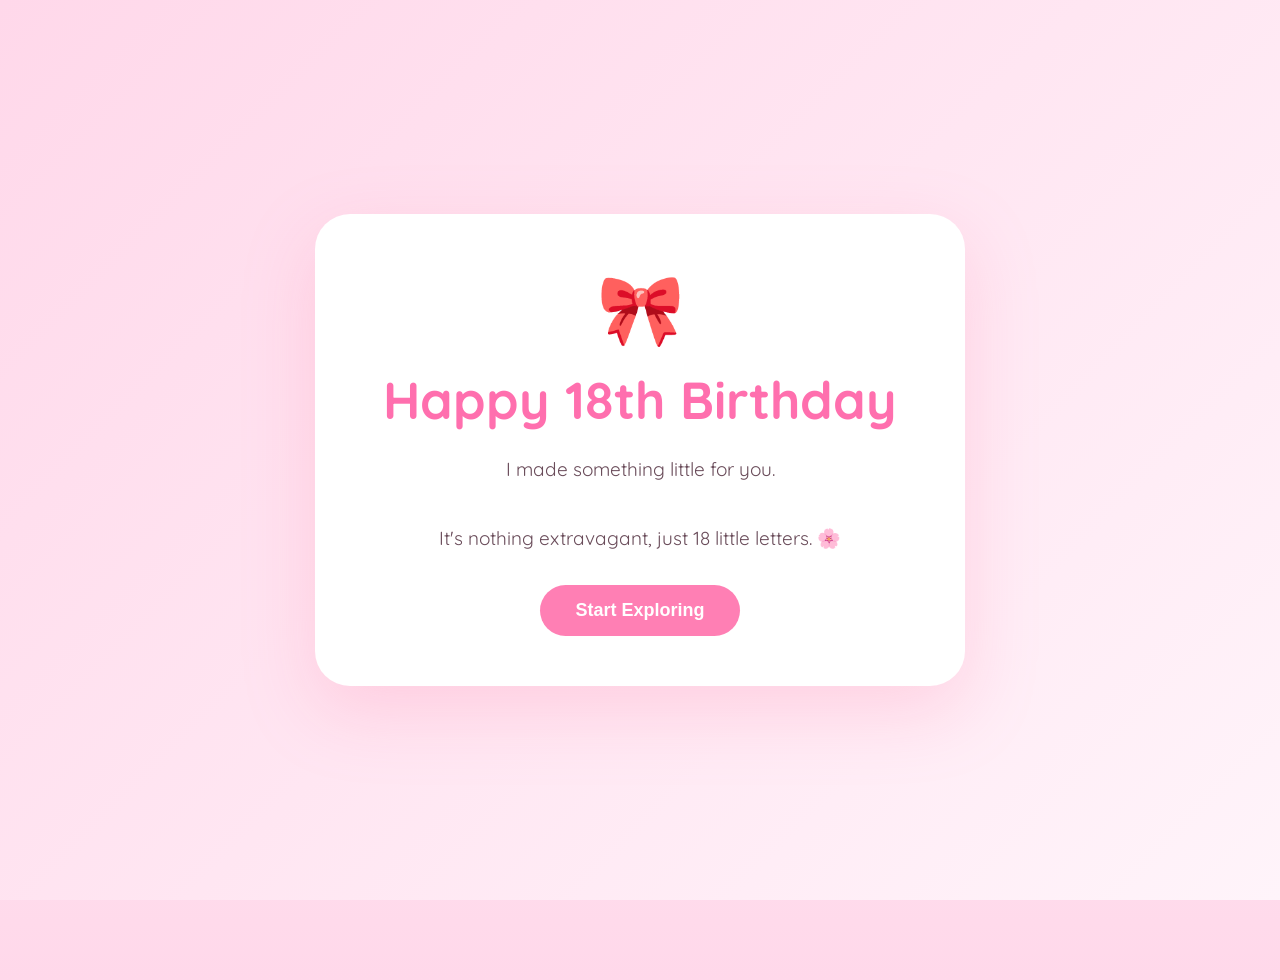
<file: index.html>
<!DOCTYPE html>
<html lang="en">
<head>
    <meta charset="UTF-8">
    <meta name="viewport" content="width=device-width, initial-scale=1.0">
    <title>18 Little Letters 🎀</title>
    
    <link rel="stylesheet" href="style.css">
    <link rel="preconnect" href="https://fonts.googleapis.com">
    <link rel="preconnect" href="https://fonts.gstatic.com" crossorigin>
    <link href="https://fonts.googleapis.com/css2?family=Quicksand:wght@400;500;700&family=Patrick+Hand&display=swap" rel="stylesheet">
</head>
<body>

    <!-- Floating Decorations -->
    <div id="petals"></div>
    <div id="sparkles"></div>
    <div id="clouds"></div>

    <!-- Loading Screen -->
    <div id="loadingScreen">
        <div class="welcomeCard">
            <div class="bow">🎀</div>
            <h1>Happy 18th Birthday</h1>
            <p>
                I made something little for you.<br><br>
                It's nothing extravagant, just 18 little letters. 🌸
            </p>
            <button id="startButton">Start Exploring</button>
        </div>
    </div>

    <!-- MAIN -->
    <div id="main" class="hidden">
        <header>
            <!-- Music Button is now nicely placed at the very top of the header! -->
            <div class="top-bar">
                <button id="musicButton">🎵 Music</button>
            </div>
            
            <div class="flowers">🌸 🌼 🌸 🌼 🌸</div>
            <h1>18 Little Letters</h1>
            <p>Open them one by one.</p>
            <div class="flowers">🌸 🌼 🌸 🌼 🌸</div>
        </header>

        <!-- Progress -->
        <div id="progress">
            <div class="progressCard">
                <h2>Progress</h2>
                <h3><span id="progressNumber">0</span>/18</h3>
            </div>
        </div>

        <!-- Gift -->
        <section>
            <div id="gift" class="gift">
                <div class="giftEmoji">🎁</div>
                <h2>Open First Gift</h2>
                <p>There's a little surprise inside.</p>
            </div>
        </section>

        <!-- Letters -->
        <section>
            <h2 class="title">💌 Little Letters</h2>
            <p class="subtitle">One unlocks after another.</p>
            
            <div id="lettersContainer">
                <!-- ==========================
                18 Envelopes
                ========================== -->
                <div class="letter locked" data-letter="1">
                    <div class="seal">🎀</div>
                    <div class="envelope">💌</div>
                    <p>Letter 1</p>
                </div>

                <div class="letter locked" data-letter="2">
                    <div class="seal">🌸</div>
                    <div class="envelope">💌</div>
                    <p>Letter 2</p>
                </div>

                <div class="letter locked" data-letter="3">
                    <div class="seal">🌼</div>
                    <div class="envelope">💌</div>
                    <p>Letter 3</p>
                </div>

                <div class="letter locked" data-letter="4">
                    <div class="seal">🎀</div>
                    <div class="envelope">💌</div>
                    <p>Letter 4</p>
                </div>

                <div class="letter locked" data-letter="5">
                    <div class="seal">🌸</div>
                    <div class="envelope">💌</div>
                    <p>Letter 5</p>
                </div>

                <div class="letter locked" data-letter="6">
                    <div class="seal">🌼</div>
                    <div class="envelope">💌</div>
                    <p>Letter 6</p>
                </div>

                <div class="letter locked" data-letter="7">
                    <div class="seal">🎀</div>
                    <div class="envelope">💌</div>
                    <p>Letter 7</p>
                </div>

                <div class="letter locked" data-letter="8">
                    <div class="seal">🌸</div>
                    <div class="envelope">💌</div>
                    <p>Letter 8</p>
                </div>

                <div class="letter locked" data-letter="9">
                    <div class="seal">🌼</div>
                    <div class="envelope">💌</div>
                    <p>Letter 9</p>
                </div>

                <div class="letter locked" data-letter="10">
                    <div class="seal">🎀</div>
                    <div class="envelope">💌</div>
                    <p>Letter 10</p>
                </div>

                <div class="letter locked" data-letter="11">
                    <div class="seal">🌸</div>
                    <div class="envelope">💌</div>
                    <p>Letter 11</p>
                </div>

                <div class="letter locked" data-letter="12">
                    <div class="seal">🌼</div>
                    <div class="envelope">💌</div>
                    <p>Letter 12</p>
                </div>

                <div class="letter locked" data-letter="13">
                    <div class="seal">🎀</div>
                    <div class="envelope">💌</div>
                    <p>Letter 13</p>
                </div>

                <div class="letter locked" data-letter="14">
                    <div class="seal">🌸</div>
                    <div class="envelope">💌</div>
                    <p>Letter 14</p>
                </div>

                <div class="letter locked" data-letter="15">
                    <div class="seal">🌼</div>
                    <div class="envelope">💌</div>
                    <p>Letter 15</p>
                </div>

                <div class="letter locked" data-letter="16">
                    <div class="seal">🎀</div>
                    <div class="envelope">💌</div>
                    <p>Letter 16</p>
                </div>

                <div class="letter locked" data-letter="17">
                    <div class="seal">🌸</div>
                    <div class="envelope">💌</div>
                    <p>Letter 17</p>
                </div>

                <div class="letter locked" data-letter="18">
                    <div class="seal">💖</div>
                    <div class="envelope">💌</div>
                    <p>Final Letter</p>
                </div>
            </div>
        </section>

        <!-- Extras (Only contains the Moon now!) -->
        <section id="extras">
            <div id="moon">🌙</div>
        </section>
    </div>

    <!-- Letter Popup -->
    <div id="popup" class="hidden">
        <div class="paper">
            <button id="closePopup">✖</button>
            <div id="paperContent"></div>
        </div>
    </div>

    <!-- Celebration -->
    <div id="confetti"></div>
    <div id="fireworks"></div>

    <!-- Footer -->
    <footer>
        🌸 🌼 🎀 Happy 18th Birthday 🎀 🌼 🌸
    </footer>

    <!-- Background Music Audio Element -->
    <audio id="bgMusic" loop>
        <source src="blue-sky.mp3" type="audio/mpeg">
        Your browser does not support the audio element.
    </audio>

    <script src="script.js"></script>
</body>
</html>
</file>
<file: style.css>
/* =========================================
18 LITTLE LETTERS
========================================= */

@import url('https://fonts.googleapis.com/css2?family=Patrick+Hand&family=Quicksand:wght@400;600;700&display=swap');

* {
    margin: 0;
    padding: 0;
    box-sizing: border-box;
}

body {
    font-family: 'Quicksand', sans-serif;
    background: linear-gradient(180deg, #FFF7FB, #FFE9F3, #FFD8EA);
    overflow-x: hidden;
    color: #6a4c5a;
    min-height: 100vh;
}

/* Scrollbar */
::-webkit-scrollbar {
    width: 10px;
}

::-webkit-scrollbar-thumb {
    background: #ff9cc5;
    border-radius: 20px;
}

::-webkit-scrollbar-track {
    background: #fff5fb;
}

/* Helper Classes */
.hidden {
    display: none !important; /* Forces elements to hide even if they use flex/grid */
}

/* Loading Screen */
#loadingScreen {
    position: fixed;
    inset: 0;
    display: flex;
    justify-content: center;
    align-items: center;
    background: linear-gradient(135deg, #FFD8EA, #FFF4FA);
    z-index: 9999;
}

.welcomeCard {
    width: 650px;
    max-width: 90%;
    background: white;
    padding: 50px;
    border-radius: 35px;
    text-align: center;
    box-shadow: 0 25px 70px rgba(255,130,170,.25);
}

.bow {
    font-size: 70px;
    margin-bottom: 15px;
    animation: bounce 2s infinite;
}

@keyframes bounce {
    50% {
        transform: translateY(-10px);
    }
}

.welcomeCard h1 {
    font-size: 52px;
    color: #ff6fae;
    margin-bottom: 20px;
}

.welcomeCard p {
    font-size: 19px;
    line-height: 1.8;
    margin-bottom: 30px;
}

#startButton {
    padding: 15px 35px;
    font-size: 18px;
    background: #ff7fb4;
    color: white;
    border: none;
    border-radius: 40px;
    cursor: pointer;
    transition: .3s;
    font-weight: bold;
}

#startButton:hover {
    transform: scale(1.06);
    background: #ff68a7;
}

/* Main Content Area */
#main {
    padding: 60px 10%;
}

/* Header */
header {
    text-align: center;
    margin-bottom: 45px;
}

header h1 {
    font-size: 60px;
    color: #ff68a7;
    margin-bottom: 10px;
}

header p {
    font-size: 20px;
    opacity: .8;
}

.flowers {
    font-size: 25px;
    margin: 15px 0;
}

/* Progress Tracker */
.progressCard {
    width: 230px;
    margin: auto;
    background: white;
    padding: 22px;
    border-radius: 25px;
    box-shadow: 0 10px 30px rgba(255,160,200,.25);
    text-align: center;
    margin-bottom: 40px;
}

.progressCard h2 {
    color: #ff68a7;
    margin-bottom: 8px;
}

.progressCard h3 {
    font-size: 34px;
}

/* Gift Section */
.gift {
    width: 300px;
    margin: 40px auto;
    background: white;
    border-radius: 30px;
    padding: 30px;
    text-align: center;
    cursor: pointer;
    transition: .35s;
    box-shadow: 0 15px 40px rgba(255,160,200,.25);
}

.gift:hover {
    transform: translateY(-8px) scale(1.03);
}

.giftEmoji {
    font-size: 70px;
    margin-bottom: 15px;
}

/* Letters Grid */
#lettersContainer {
    display: grid;
    grid-template-columns: repeat(auto-fit, minmax(180px, 1fr));
    gap: 25px;
    margin-top: 40px;
}

/* Envelope Styling */
.letter {
    position: relative;
    background: #fff;
    border-radius: 20px;
    height: 180px;
    cursor: pointer;
    transition: .35s;
    box-shadow: 0 12px 30px rgba(255,170,200,.2);
    overflow: hidden;
    display: flex;
    flex-direction: column;
    justify-content: center;
    align-items: center;
}

.letter:hover {
    transform: translateY(-10px);
}

.letter::before {
    content: "";
    position: absolute;
    top: 0;
    left: 0;
    width: 100%;
    height: 55%;
    background: #ffd7e8;
    clip-path: polygon(0 0, 100% 0, 50% 100%);
}

.letter::after {
    content: "";
    position: absolute;
    bottom: 0;
    left: 0;
    width: 100%;
    height: 55%;
    background: #ffeaf4;
    clip-path: polygon(0 100%, 100% 100%, 50% 0);
}

.envelope {
    position: relative;
    z-index: 5;
    font-size: 50px;
}

.seal {
    position: absolute;
    top: 18px;
    right: 18px;
    font-size: 24px;
    z-index: 6;
}

.letter p {
    position: absolute;
    bottom: 18px;
    font-weight: bold;
    color: #ff68a7;
    z-index: 6;
}

/* Locked & Unlocked States */
.locked {
    opacity: .45;
    pointer-events: none;
    filter: grayscale(.3);
}

.unlocked {
    opacity: 1;
    pointer-events: auto;
    animation: pop .5s;
}

@keyframes pop {
    0% { transform: scale(.8); }
    70% { transform: scale(1.08); }
    100% { transform: scale(1); }
}

/* Extras Section */
#extras {
    display: flex;
    justify-content: center;
    align-items: center;
    gap: 30px;
    margin: 45px 0;
}

#musicButton {
    background: #ff8fbd;
    color: white;
    padding: 12px 25px;
    border: none;
    border-radius: 30px;
    font-size: 16px;
    cursor: pointer;
    transition: .3s;
}

#musicButton:hover {
    transform: scale(1.05);
}

#moon {
    font-size: 45px;
    cursor: pointer;
    transition: .4s;
}

#moon:hover {
    transform: rotate(20deg) scale(1.15);
}

/* Letter Popup Modal */
#popup {
    position: fixed;
    inset: 0;
    display: flex;
    justify-content: center;
    align-items: center;
    background: rgba(0, 0, 0, .45);
    backdrop-filter: blur(6px);
    z-index: 999;
}

.paper {
    background: #fffdf8;
    width: 700px;
    max-width: 92%;
    min-height: 420px;
    padding: 40px;
    border-radius: 25px;
    box-shadow: 0 25px 60px rgba(0,0,0,.25);
    position: relative;
    font-family: 'Patrick Hand', cursive;
    line-height: 2;
    font-size: 22px;
    animation: paperOpen .35s;
    border: 8px solid #ffd9ea;
}

@keyframes paperOpen {
    from {
        transform: scale(.7) rotate(-4deg);
        opacity: 0;
    }
    to {
        transform: scale(1) rotate(0deg);
        opacity: 1;
    }
}

#closePopup {
    position: absolute;
    right: 18px;
    top: 18px;
    border: none;
    background: #ff7eb2;
    color: white;
    width: 40px;
    height: 40px;
    border-radius: 50%;
    font-size: 18px;
    cursor: pointer;
}

#paperContent h2 {
    color: #ff5fa2;
    margin-bottom: 20px;
    font-family: 'Quicksand', sans-serif;
}

/* Footer Section */
footer {
    margin-top: 80px;
    padding: 30px;
    text-align: center;
    font-size: 20px;
    color: #ff5fa2;
}

/* Decorations (Purely Visual) */
#petals::before {
    content: "🌸 🌸 🌸 🌼 🌸 🌸 🌼 🌸";
    position: fixed;
    top: 15px;
    left: 0;
    width: 100%;
    text-align: center;
    font-size: 24px;
    opacity: .35;
    pointer-events: none;
}

#sparkles::after {
    content: "✨ ✨ ✨ ✨ ✨";
    position: fixed;
    bottom: 20px;
    left: 50%;
    transform: translateX(-50%);
    font-size: 22px;
    opacity: .45;
    pointer-events: none;
}

#clouds::before {
    content: "☁️      ☁️           ☁️";
    position: fixed;
    top: 70px;
    left: 0;
    width: 100%;
    font-size: 40px;
    opacity: .35;
    pointer-events: none;
}

#confetti, #fireworks {
    position: fixed;
    inset: 0;
    pointer-events: none;
}

/* Responsive Overrides */
@media(max-width: 800px) {
    header h1 {
        font-size: 42px;
    }
    .paper {
        padding: 25px;
        font-size: 18px;
    }
    .progressCard {
        width: 180px;
    }
    .gift {
        width: 95%;
    }
}
</file>
